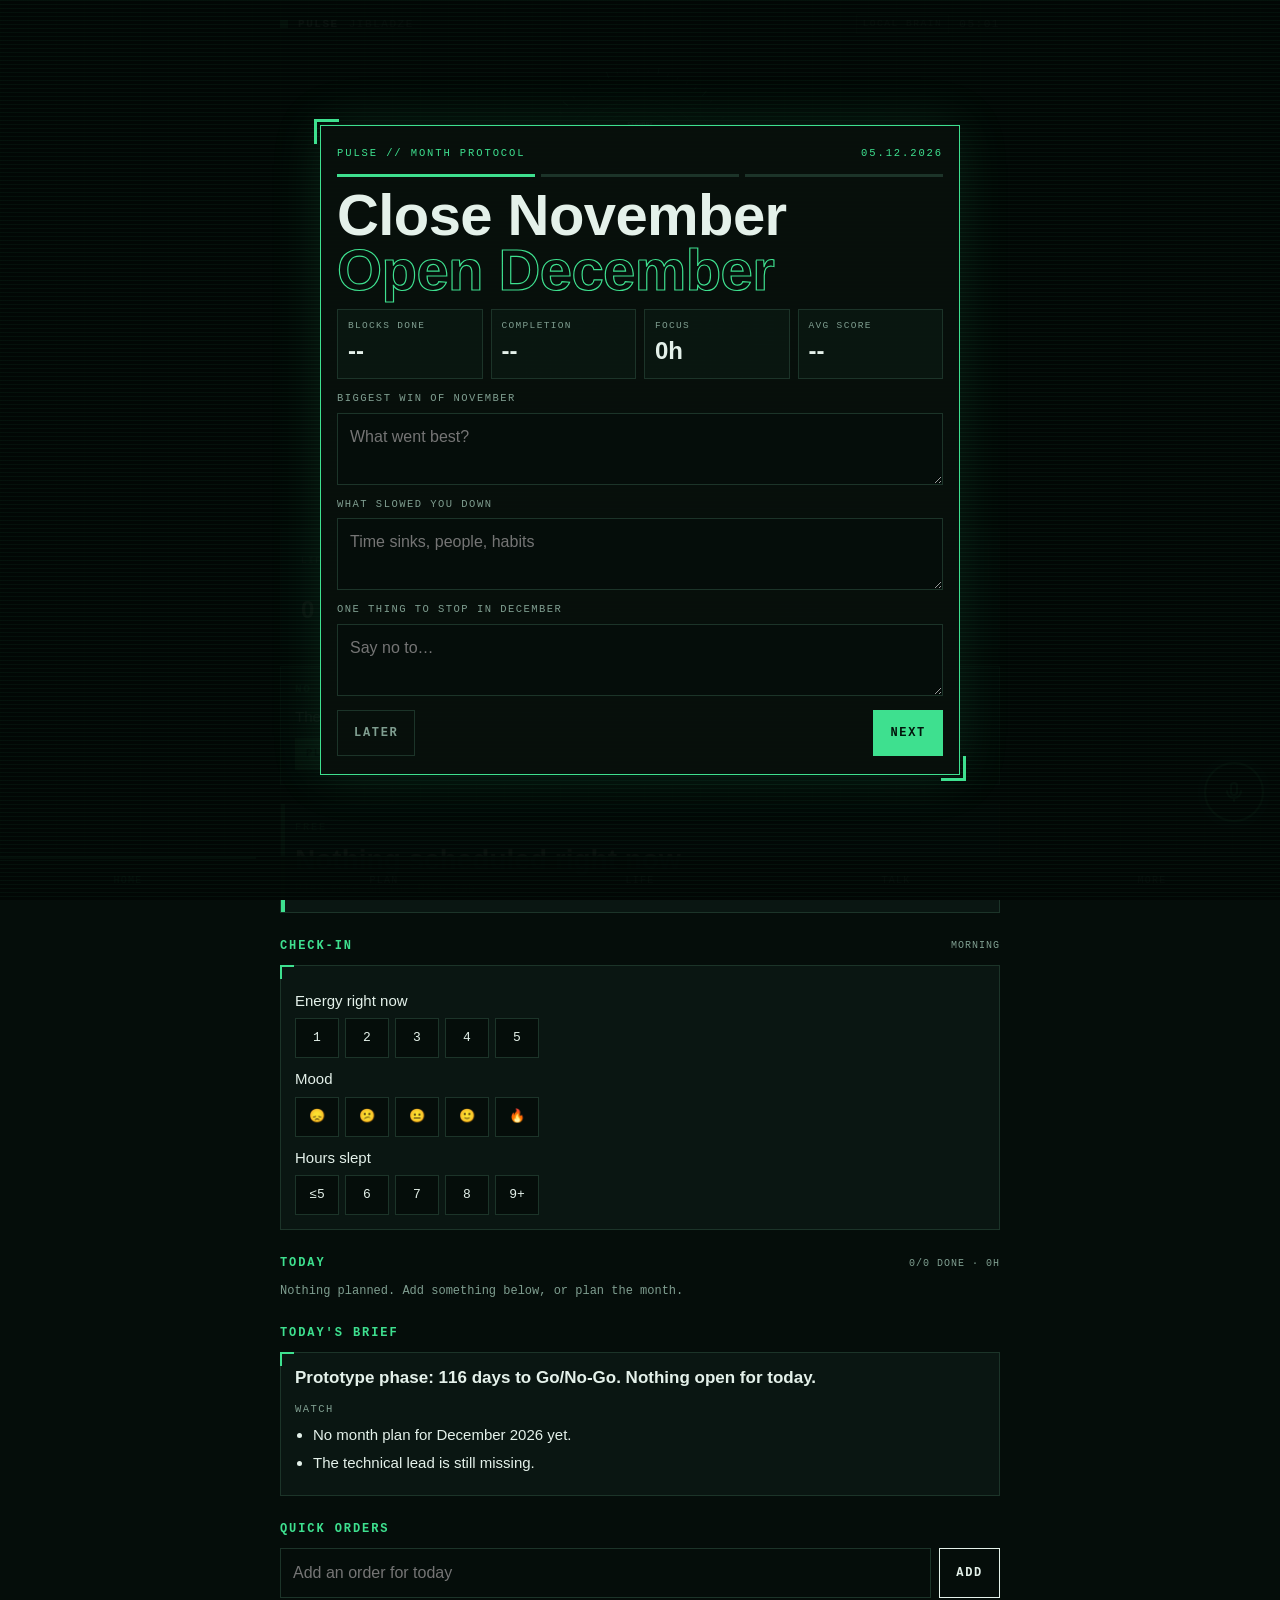
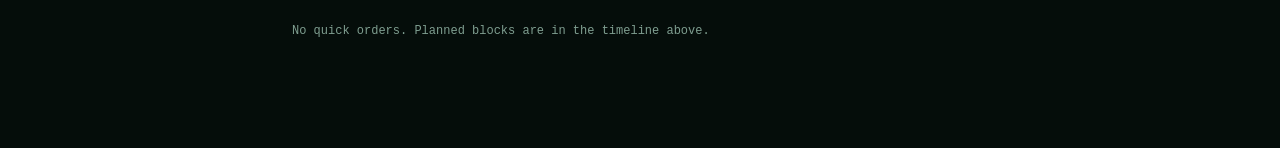
<file: index.html>
<!doctype html>
<html lang="en">
<head>
<meta charset="utf-8">
<meta name="viewport" content="width=device-width,initial-scale=1,viewport-fit=cover">
<title>Pulse</title>
<meta name="theme-color" content="#050D0A">
<meta name="apple-mobile-web-app-capable" content="yes">
<meta name="mobile-web-app-capable" content="yes">
<meta name="apple-mobile-web-app-status-bar-style" content="black-translucent">
<meta name="apple-mobile-web-app-title" content="Pulse">
<link rel="apple-touch-icon" href="icon-180.png">
<link rel="icon" href="icon-192.png">
<link rel="manifest" href="manifest.webmanifest">
<link rel="stylesheet" href="styles.css">
</head>
<body>
<div class="wrap">
  <div class="top"><span class="dot" aria-hidden="true"></span><b>PULSE</b><span>Jibladze</span><span class="sp"></span><span class="ai-badge" id="aiBadge">Local brain</span><span id="clock">--:--</span></div>

  <!-- HOME -->
  <section class="view on" id="v-home" aria-label="Home">
    <button class="core" id="core" type="button" aria-label="Wake Pulse"><canvas id="cv" width="520" height="520" aria-hidden="true"></canvas></button>
    <div class="hello">
      <div class="eyebrow">Life &amp; marketing assistant · Smart Cup</div>
      <h1 id="greet">Welcome,<span>Mr. Jibladze</span></h1>
      <p class="say" id="say" aria-live="polite"></p>
      <div class="acts">
        <button class="btn hot" id="wake" type="button">Wake Pulse</button>
        <button class="btn" id="showOrders" type="button">Orders</button>
        <button class="btn" id="focusBtn" type="button">Focus</button>
        <a class="btn" href="ai/" style="text-decoration:none;display:inline-flex;align-items:center">Pulse Life AI</a>
      </div>
    </div>
    <div class="ro">
      <div><div class="k">Life score</div><div class="v" id="roScore">--</div></div>
      <div><div class="k">Today done</div><div class="v" id="roToday">0<small>/0</small></div></div>
      <div><div class="k">Go / No-Go</div><div class="v" id="roGo">--<small>d</small></div></div>
    </div>
    <div id="banners"></div>
    <div class="now" id="now"></div>
    <h2>Check-in <span class="sp"></span><small id="chkWhen"></small></h2>
    <div class="card" id="checkin"></div>
    <h2>Today <span class="sp"></span><small id="tlSum"></small></h2>
    <div class="tl" id="timeline"></div>
    <h2>Today's brief</h2>
    <div class="card brief" id="brief"></div>
    <h2>Quick orders</h2>
    <form class="addrow" id="addForm"><label for="newTask" class="sr">New task</label><input id="newTask" placeholder="Add an order for today" autocomplete="off"><button class="btn" type="submit">Add</button></form>
    <ul class="tasks" id="tasks"></ul>
  </section>

  <!-- PLAN -->
  <section class="view" id="v-plan" aria-label="Month plan">
    <div class="mnav" style="margin-top:6px">
      <button class="btn ghost sm" id="mPrev" type="button" aria-label="Previous month">‹</button>
      <b id="mTitle">Month</b>
      <button class="btn ghost sm" id="mNext" type="button" aria-label="Next month">›</button>
    </div>
    <div class="acts left">
      <button class="btn hot" id="planMonth" type="button">Plan this month</button>
      <button class="btn" id="rebuild" type="button">Re-optimise</button>
    </div>
    <div id="monthCard"></div>
    <h2>Calendar <span class="sp"></span><small>fill = load</small></h2>
    <div class="cal" id="cal"></div>
    <h2 id="dayTitle">Day</h2>
    <div class="tl" id="dayTl"></div>
    <h2>Add to plan</h2>
    <form class="planform" id="planForm">
      <label for="pDate" class="sr">Date</label><input type="date" id="pDate">
      <label for="pTime" class="sr">Time</label><input type="time" id="pTime">
      <label for="pText" class="sr">What</label><input class="full" id="pText" placeholder="What needs to happen" autocomplete="off">
      <label for="pArea" class="sr">Area</label><select id="pArea"></select>
      <button class="btn" type="submit">Add</button>
    </form>
    <h2>Calendar sync</h2>
    <p class="note">iPhone can't let a web app wake itself up at night, so Pulse puts its reminders into your Calendar. They alert you even when Pulse is closed.</p>
    <div class="acts left">
      <button class="btn" id="toCal" type="button">Upcoming to Calendar</button>
      <button class="btn" id="ritualCal" type="button">Month-end reminder</button>
    </div>
    <p class="note" id="calNote"></p>
  </section>

  <!-- LIFE -->
  <section class="view" id="v-life" aria-label="Life">
    <h2>Life score <span class="sp"></span><small>last 7 days</small></h2>
    <div class="card">
      <div class="score-wrap">
        <div class="ring" id="ring"></div>
        <div class="minis" id="minis"></div>
      </div>
      <p class="note" id="scoreNote" style="margin:12px 0 0"></p>
    </div>
    <h2>Balance wheel <span class="sp"></span><small>30 days</small></h2>
    <div class="card"><svg class="wheel" id="wheel" viewBox="0 0 340 300" role="img" aria-label="Balance across life areas"></svg><p class="note" id="wheelNote" style="margin:6px 0 0"></p></div>
    <h2>Consistency <span class="sp"></span><small>5 weeks</small></h2>
    <div class="card"><div class="heat" id="heat"></div><div class="legend">less <i style="background:var(--panel2)"></i><i style="background:rgba(62,224,143,.3)"></i><i style="background:rgba(62,224,143,.6)"></i><i style="background:var(--pulse)"></i> more</div></div>
    <h2>Energy by weekday</h2>
    <div class="card"><div class="bars" id="ebars"></div><p class="note" id="eNote" style="margin:8px 0 0"></p></div>
    <h2>Habits <span class="sp"></span><small id="habSum"></small></h2>
    <div id="habits"></div>
    <form class="addrow" id="habForm" style="margin-top:10px"><label for="habIn" class="sr">New habit</label><input id="habIn" placeholder="New habit, e.g. 10k steps" autocomplete="off"><button class="btn" type="submit">Add</button></form>
    <h2>Goals</h2>
    <div id="goals"></div>
    <form class="planform" id="goalForm" style="margin-top:10px">
      <label for="gText" class="sr">Goal</label><input class="full" id="gText" placeholder="Goal, e.g. Sign 5 bars" autocomplete="off">
      <label for="gTarget" class="sr">Target</label><input id="gTarget" type="number" min="1" placeholder="Target (5)">
      <label for="gDue" class="sr">Deadline</label><input id="gDue" type="date">
      <button class="btn full" type="submit">Add goal</button>
    </form>
    <h2>Pulse knows you</h2>
    <details class="fold" id="profFold">
      <summary>Rhythm &amp; profile</summary>
      <div class="grid2">
        <div class="row"><label for="prWake">Wake up</label><input type="time" id="prWake"></div>
        <div class="row"><label for="prSleep">Sleep</label><input type="time" id="prSleep"></div>
        <div class="row"><label for="prPeak">Best focus</label><select id="prPeak"><option value="morning">Morning</option><option value="afternoon">Afternoon</option><option value="evening">Evening</option></select></div>
        <div class="row"><label for="prRest">Rest day</label><select id="prRest"></select></div>
        <div class="row"><label for="prFocus">Focus goal / day (min)</label><input type="number" id="prFocus" min="0" step="15"></div>
        <div class="row"><label for="prTz">Time zone</label><input id="prTz" autocomplete="off"></div>
      </div>
      <div class="row"><label for="prAbout">About me: work, people, what matters, what drains me</label><textarea class="field" id="prAbout" rows="5"></textarea></div>
      <div class="lab" style="margin-bottom:6px">Priority of each life area</div>
      <div id="prAreas"></div>
      <div class="acts left"><button class="btn hot" id="prSave" type="button">Save profile</button></div>
      <p class="note" id="prNote"></p>
    </details>
    <details class="fold">
      <summary>Fixed weekly blocks</summary>
      <p class="note">Things that happen every week at the same time (job hours, school run, gym class). Pulse plans around them.</p>
      <div id="fixedList"></div>
      <form id="fixedForm" style="margin-top:10px">
        <div class="row"><label for="fxText">What</label><input id="fxText" autocomplete="off" placeholder="e.g. Office hours"></div>
        <div class="grid2">
          <div class="row"><label for="fxStart">From</label><input type="time" id="fxStart" value="09:00"></div>
          <div class="row"><label for="fxEnd">To</label><input type="time" id="fxEnd" value="10:00"></div>
        </div>
        <div class="dowpick" id="fxDays"></div>
        <div class="acts left"><button class="btn" type="submit">Add block</button></div>
      </form>
    </details>
  </section>

  <!-- TALK -->
  <section class="view" id="v-talk" aria-label="Talk">
    <h2>Talk to Pulse</h2>
    <div class="log" id="log"></div>
    <form class="typebar" id="typeForm"><label for="typeIn" class="sr">Message</label><input id="typeIn" placeholder="Type or tap the mic" autocomplete="off"><button class="btn hot" type="submit">Send</button></form>
    <div class="quick" id="quick"></div>
    <div class="hint" id="talkHint"></div>
    <div class="acts left">
      <button class="btn" id="askClaude" type="button">Deep talk in Claude</button>
      <button class="btn ghost" id="clearLog" type="button">Clear chat</button>
    </div>
  </section>

  <!-- MORE -->
  <section class="view" id="v-more" aria-label="Settings and memory">
    <h2>AI brain</h2>
    <p class="note">Without a key, Pulse plans with its built-in engine, which works offline. With your own Claude API key it plans and talks with Claude. The key stays on this phone and is only sent to api.anthropic.com. Usage is billed to your Anthropic account.</p>
    <div class="row"><label for="aiKey">Claude API key</label><input id="aiKey" type="password" autocomplete="off" placeholder="sk-ant-..."></div>
    <div class="row"><label for="aiModel">Model</label><select id="aiModel"><option value="claude-opus-5">Claude Opus 5 (best)</option><option value="claude-sonnet-5">Claude Sonnet 5 (faster, cheaper)</option><option value="claude-haiku-4-5">Claude Haiku 4.5 (fastest)</option></select></div>
    <div class="acts left"><button class="btn hot" id="aiSave" type="button">Save</button><button class="btn" id="aiTest" type="button">Test</button><button class="btn ghost" id="aiClear" type="button">Remove key</button></div>
    <p class="note" id="aiNote"></p>
    <h2>Voice</h2>
    <div class="row"><label for="voiceSel">Pulse voice</label><select id="voiceSel"></select></div>
    <div class="row"><label for="recLang">I speak</label><select id="recLang"><option value="en-US">English</option><option value="ka-GE">ქართული</option><option value="pt-PT">Português</option><option value="ru-RU">Русский</option></select></div>
    <div class="acts left" style="margin-top:0"><button class="btn" id="testVoice" type="button">Test voice</button></div>
    <p class="note">For a voice close to a real person, download a free Premium voice once: iPhone Settings › Accessibility › Spoken Content › Voices › English › <b>Ava (Premium)</b> or <b>Serena (Premium)</b>. Then pick it here.</p>
    <label class="toggle"><input type="checkbox" id="convo" checked> Conversation mode: listen again after Pulse answers</label>
    <label class="toggle"><input type="checkbox" id="speakBlocks"> Announce each block out loud when it starts</label>
    <h2>Reminders</h2>
    <p class="note">While Pulse is open it alerts you when a block starts. For alerts when it's closed, use Calendar sync on the Plan tab.</p>
    <div class="acts left"><button class="btn" id="notifBtn" type="button">Allow notifications</button><button class="btn" id="ritualNow" type="button">Open month ritual</button></div>
    <p class="note" id="notifNote"></p>
    <h2>Data</h2>
    <p class="note">Everything lives on this phone only. Export a backup now and then.</p>
    <div class="acts left"><button class="btn" id="exportBtn" type="button">Export backup</button><label class="btn" for="importIn" style="display:inline-flex;align-items:center">Import</label><input type="file" id="importIn" accept="application/json,.json" class="sr"></div>
    <p class="note" id="dataNote"></p>
    <h2>Memory</h2>
    <div class="facts" id="facts"></div>
    <h2>Links</h2>
    <p class="note"><b>Pulse Life</b>, the AI that learns who you are and builds your whole life plan: <a href="https://claude.ai/artifact/DiQPZLAjYd5vsEY7HPejNc" style="color:var(--pulse)">open on claude.ai</a></p>
    <p class="note">Full dashboard, reports and team signals: <a href="https://claude.ai/artifact/8DyxYjzvwnHDdhPhgziKTf" style="color:var(--pulse)">Pulse on claude.ai</a></p>
    <div class="acts left"><button class="btn ghost" id="reset" type="button">Reset data on this phone</button></div>
    <p class="note" id="resetNote"></p>
  </section>
</div>

<div class="heard" id="heard" hidden></div>
<div class="toast" id="toast" hidden role="status"></div>
<button class="mic" id="mic" type="button" aria-label="Talk to Pulse"><svg viewBox="0 0 24 24" fill="none" stroke="currentColor" stroke-width="2" stroke-linecap="round"><rect x="9" y="3" width="6" height="12" rx="3"/><path d="M5 11a7 7 0 0 0 14 0M12 18v3"/></svg></button>

<nav class="tabs" role="tablist">
  <button role="tab" aria-selected="true" data-v="home">Home</button>
  <button role="tab" aria-selected="false" data-v="plan">Plan</button>
  <button role="tab" aria-selected="false" data-v="life">Life</button>
  <button role="tab" aria-selected="false" data-v="talk">Talk</button>
  <button role="tab" aria-selected="false" data-v="more">More</button>
</nav>

<!-- orders overlay -->
<div class="ops" id="ops" hidden role="dialog" aria-modal="true" aria-labelledby="opsTitle">
  <div class="ops-scan" aria-hidden="true"></div>
  <div class="ops-box">
    <div class="ops-top"><span>PULSE // SECURE CHANNEL</span><span id="opsDate"></span></div>
    <div class="ops-title" id="opsTitle">ORDERS FOR MR. JIBLADZE</div>
    <div class="ops-count"><b id="opsCount">00</b><span id="opsSub">Active orders</span></div>
    <div id="opsRows"></div>
    <div class="ops-foot"><span>&gt; awaiting acknowledgement_</span><button class="btn hot" id="opsAck" type="button">Acknowledged</button></div>
  </div>
</div>

<!-- month ritual overlay -->
<div class="ops" id="rit" hidden role="dialog" aria-modal="true" aria-labelledby="ritTitle">
  <div class="ops-scan" aria-hidden="true"></div>
  <div class="ops-box">
    <div class="ops-top"><span>PULSE // MONTH PROTOCOL</span><span id="ritDate"></span></div>
    <div class="steps" aria-hidden="true"><i></i><i></i><i></i></div>
    <div id="ritBody"></div>
  </div>
</div>

<!-- focus overlay -->
<div class="ops" id="focus" hidden role="dialog" aria-modal="true" aria-labelledby="focusTitle">
  <div class="ops-scan" aria-hidden="true"></div>
  <div class="ops-box">
    <div class="ops-top"><span>PULSE // DEEP WORK</span><span id="focusClock"></span></div>
    <div class="ops-title" id="focusTitle">FOCUS MODE</div>
    <div id="focusBody"></div>
  </div>
</div>

<script src="planner.js"></script>
<script src="app.js"></script>
</body>
</html>
</file>
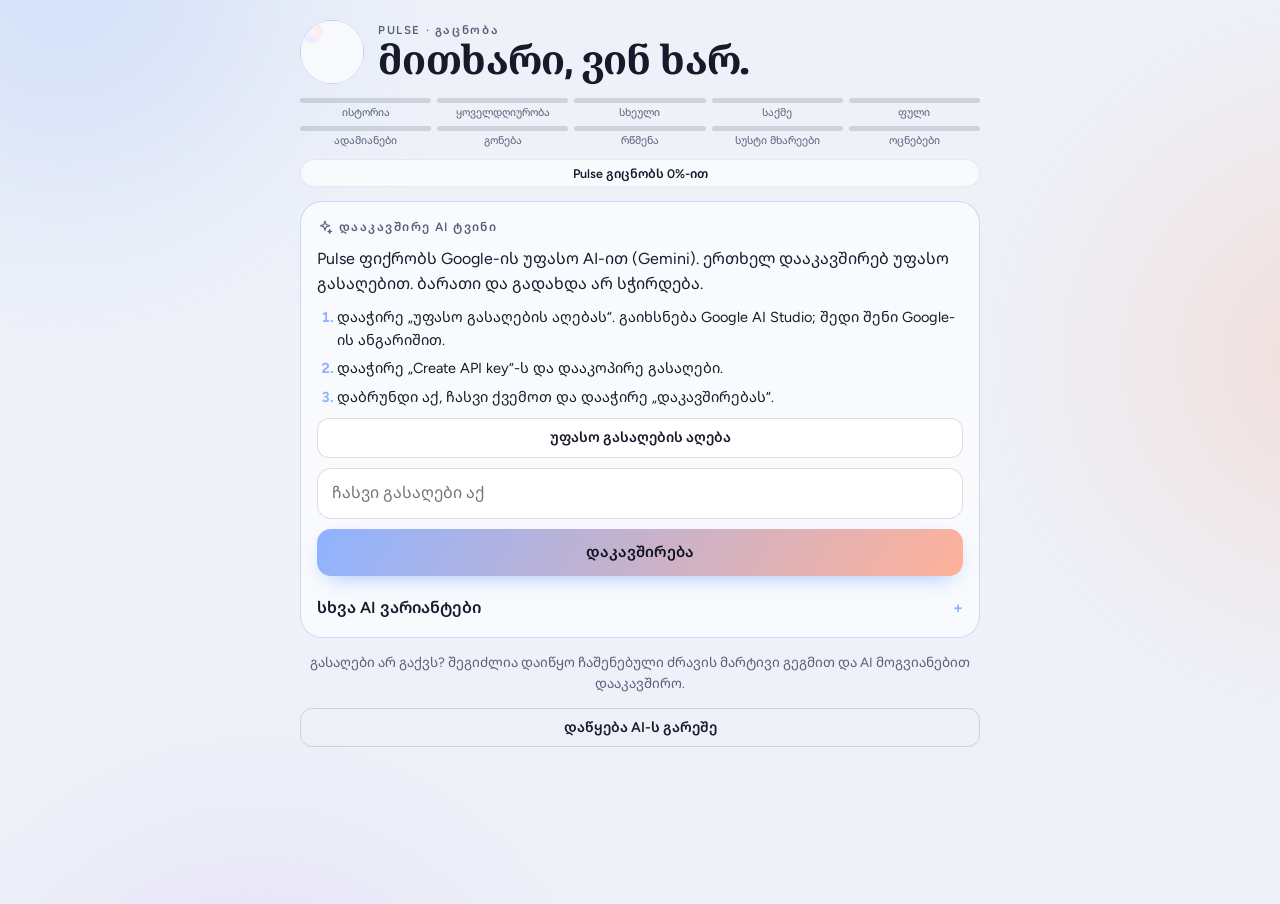
<file: ai/index.html>
<!doctype html>
<html lang="ka">
<head>
<meta charset="utf-8">
<meta name="viewport" content="width=device-width,initial-scale=1,viewport-fit=cover">
<title>Pulse Life</title>
<meta name="description" content="Your personal AI that knows you and plans your life.">
<meta name="theme-color" content="#0C0E17">
<meta name="apple-mobile-web-app-capable" content="yes">
<meta name="mobile-web-app-capable" content="yes">
<meta name="apple-mobile-web-app-status-bar-style" content="black-translucent">
<meta name="apple-mobile-web-app-title" content="Pulse Life">
<link rel="apple-touch-icon" href="../icon-180.png">
<link rel="icon" href="../icon-192.png">
<link rel="manifest" href="manifest.webmanifest">
<style>:root{padding-top:env(safe-area-inset-top,0px)}body{margin:0}img{max-width:100%}[hidden]{display:none!important}</style>
</head>
<body>
<link rel="preconnect" href="https://fonts.googleapis.com">
<link rel="preconnect" href="https://fonts.gstatic.com" crossorigin>
<link rel="stylesheet" href="https://fonts.googleapis.com/css2?family=Bricolage+Grotesque:opsz,wght@12..96,400..800&family=Figtree:wght@400..700&family=Noto+Sans+Georgian:wght@400..700&family=Noto+Serif+Georgian:wght@500..800&display=swap">
<style>
@property --m1 { syntax:"<color>"; inherits:true; initial-value:#8FB3FF; }
@property --m2 { syntax:"<color>"; inherits:true; initial-value:#FFB199; }
@property --m3 { syntax:"<color>"; inherits:true; initial-value:#C9A7FF; }
:root{
  color-scheme:dark;
  --m1:#8FB3FF; --m2:#FFB199; --m3:#C9A7FF;
  --bg:#0C0E17; --bg2:#141827; --card:rgba(255,255,255,.045); --card2:rgba(255,255,255,.075); --line:rgba(255,255,255,.08); --line2:rgba(255,255,255,.13);
  --text:#EEF0F8; --dim:#9CA3BD; --ink-on-m:#10131F; --aur:.5; --shadow:0 14px 40px rgba(0,0,0,.35);
  --good:#4FD1A5; --warn:#F2C14E; --bad:#FF7A6B;
  --ar-business:#7C8CFF; --ar-health:#4FD1A5; --ar-finance:#F2C14E; --ar-learning:#B28DFF; --ar-relationships:#FF8FB1; --ar-mind:#6FD6E0; --ar-home:#E0A36B; --ar-other:#9CA3BD;
  --f-display:"Bricolage Grotesque","Noto Serif Georgian",system-ui,sans-serif;
  --f-body:"Figtree","Noto Sans Georgian",system-ui,-apple-system,sans-serif;
  transition:--m1 1.6s ease, --m2 1.6s ease, --m3 1.6s ease;
}
@media (prefers-color-scheme: light){
  :root:not([data-theme="dark"]){ color-scheme:light; --bg:#EEF1F8; --bg2:#FFFFFF; --card:rgba(255,255,255,.66); --card2:rgba(255,255,255,.9); --line:rgba(22,26,46,.08); --line2:rgba(22,26,46,.14); --text:#161A2B; --dim:#586079; --aur:.32; --shadow:0 12px 34px rgba(40,50,90,.12); }
}
:root[data-theme="light"]{ color-scheme:light; --bg:#EEF1F8; --bg2:#FFFFFF; --card:rgba(255,255,255,.66); --card2:rgba(255,255,255,.9); --line:rgba(22,26,46,.08); --line2:rgba(22,26,46,.14); --text:#161A2B; --dim:#586079; --aur:.32; --shadow:0 12px 34px rgba(40,50,90,.12); }
:root[data-theme="dark"]{ color-scheme:dark; --bg:#0C0E17; --bg2:#141827; --card:rgba(255,255,255,.045); --card2:rgba(255,255,255,.075); --line:rgba(255,255,255,.08); --line2:rgba(255,255,255,.13); --text:#EEF0F8; --dim:#9CA3BD; --aur:.5; --shadow:0 14px 40px rgba(0,0,0,.35); }

*{box-sizing:border-box;-webkit-tap-highlight-color:transparent}
[hidden]{display:none!important}
html,body{min-height:100%}
body{margin:0;background:var(--bg);color:var(--text);font:16px/1.55 var(--f-body);padding-inline:16px;padding-block:0 calc(env(safe-area-inset-bottom,0px) + 110px);overflow-x:hidden;-webkit-font-smoothing:antialiased}
body.genesis-mode{padding-bottom:0}
button,input,textarea,select{font:inherit;color:inherit}
:focus-visible{outline:2px solid var(--m1);outline-offset:3px;border-radius:10px}
.sr{position:absolute;left:-9999px;width:1px;height:1px;overflow:hidden}
h1,h2,h3{font-family:var(--f-display);font-weight:700;letter-spacing:-.015em;text-wrap:balance;margin:0}
p{margin:0}
.muted{color:var(--dim)} .small{font-size:13.5px} .center{text-align:center}
.eyebrow{font-size:11.5px;font-weight:600;letter-spacing:.14em;text-transform:uppercase;color:var(--dim)}
.row{display:flex;align-items:center} .gap{gap:8px} .wrap{flex-wrap:wrap} .between{justify-content:space-between}
.stack{display:grid;gap:14px} .stack.tight{gap:8px}

/* aurora */
#aurora{position:fixed;inset:-20vmax;z-index:-1;pointer-events:none;opacity:var(--aur);filter:blur(70px) saturate(1.15)}
#aurora i{position:absolute;border-radius:50%;display:block;width:60vmax;height:60vmax;animation:drift 28s ease-in-out infinite alternate}
#aurora .a1{background:radial-gradient(circle,var(--m1),transparent 62%);left:-5vmax;top:-12vmax}
#aurora .a2{background:radial-gradient(circle,var(--m2),transparent 62%);right:-15vmax;top:18vmax;animation-duration:34s;animation-delay:-8s}
#aurora .a3{background:radial-gradient(circle,var(--m3),transparent 62%);left:10vmax;bottom:-25vmax;animation-duration:40s;animation-delay:-16s}
@keyframes drift{0%{transform:translate(0,0) scale(1)}50%{transform:translate(6vmax,4vmax) scale(1.12)}100%{transform:translate(-5vmax,7vmax) scale(.95)}}

/* orb */
.orb{position:relative;border-radius:50%;flex:none;width:36px;height:36px;isolation:isolate;clip-path:circle(50%)}
.orb i{position:absolute;inset:0;border-radius:50%;mix-blend-mode:screen;animation:spin 14s linear infinite}
.orb i:nth-child(1){background:radial-gradient(circle at 30% 30%,var(--m1),transparent 62%)}
.orb i:nth-child(2){background:radial-gradient(circle at 70% 40%,var(--m2),transparent 60%);animation-duration:19s;animation-direction:reverse}
.orb i:nth-child(3){background:radial-gradient(circle at 45% 75%,var(--m3),transparent 60%);animation-duration:23s}
.orb span{position:absolute;inset:0;border-radius:50%;box-shadow:inset 0 0 0 1px rgba(255,255,255,.28),0 0 28px -4px var(--m1);animation:breathe 5s ease-in-out infinite}
.orb.sm{width:30px;height:30px} .orb.md{width:64px;height:64px} .orb.lg{width:112px;height:112px} .orb.xl{width:170px;height:170px}
body.thinking .orb i{animation-duration:2.4s} body.thinking .orb span{animation-duration:1.2s}
@keyframes spin{to{transform:rotate(360deg)}}
@keyframes breathe{0%,100%{transform:scale(1);opacity:.9}50%{transform:scale(1.06);opacity:1}}

/* header */
#hdr{position:sticky;top:env(safe-area-inset-top,0px);z-index:10;display:flex;align-items:center;gap:10px;padding:12px 0 10px;margin:0 -16px 6px;padding-inline:16px;background:linear-gradient(var(--bg) 55%,transparent);max-width:none}
body.genesis-mode #hdr{display:none}
.hdr-orb{background:none;border:0;padding:0;cursor:pointer}
.hdr-t{flex:1;min-width:0}
.hdr-k{font-size:12px;color:var(--dim);text-transform:capitalize}
.hdr-n{font-family:var(--f-display);font-weight:700;font-size:18px;line-height:1.2;white-space:nowrap;overflow:hidden;text-overflow:ellipsis}
.mood-pill{display:inline-flex;align-items:center;gap:7px;border:1px solid var(--line2);background:var(--card);backdrop-filter:blur(14px);-webkit-backdrop-filter:blur(14px);border-radius:999px;padding:6px 12px 6px 8px;font-size:13px;cursor:pointer;white-space:nowrap}
.mdot{width:14px;height:14px;border-radius:50%;background:conic-gradient(from 200deg,var(--m1),var(--m2),var(--m3),var(--m1));display:inline-block}
.mdot.big{width:34px;height:34px}
.sync{width:8px;height:8px;border-radius:50%;background:var(--dim);flex:none}
.sync[data-state="synced"]{background:var(--good)} .sync[data-state="saving"]{background:var(--warn)} .sync[data-state="error"]{background:var(--bad)}

main{max-width:680px;margin:0 auto;padding-top:4px}
#hdr{max-width:680px;margin-left:auto;margin-right:auto}

/* cards */
.card{background:var(--card);border:1px solid var(--line);border-radius:22px;padding:16px;backdrop-filter:blur(18px) saturate(1.2);-webkit-backdrop-filter:blur(18px) saturate(1.2);display:grid;gap:10px;align-content:start}
.card-k{display:flex;align-items:center;gap:6px;font-size:12px;font-weight:600;letter-spacing:.12em;text-transform:uppercase;color:var(--dim)}
.card-k .src{margin-left:auto}
.sec{display:flex;align-items:baseline;justify-content:space-between;gap:10px;margin-top:10px}
.sec h2{font-size:19px}
.lead{font-size:17px;line-height:1.5}
.src{font-size:11px;letter-spacing:.08em;border:1px solid var(--line2);border-radius:999px;padding:2px 8px;text-transform:none;color:var(--dim)}

/* buttons */
.btn{display:inline-flex;align-items:center;justify-content:center;gap:7px;border:1px solid var(--line2);background:var(--card2);color:var(--text);border-radius:14px;padding:12px 16px;font-weight:600;font-size:15px;cursor:pointer;min-height:46px;transition:transform .15s,background .2s}
.btn:active{transform:scale(.97)}
.btn.primary{border:0;color:var(--ink-on-m);background:linear-gradient(120deg,var(--m1),var(--m2));box-shadow:0 8px 24px -10px var(--m1)}
.btn.ghost{background:transparent}
.btn.sm{min-height:38px;padding:8px 13px;font-size:14px;border-radius:12px}
.btn.big{min-height:56px;padding:14px 26px;font-size:17px;border-radius:18px}
.btn.danger,.link.danger{border-color:var(--bad);color:var(--bad)}
.btn:disabled{opacity:.45;cursor:default}
.link{background:none;border:0;padding:4px 0;color:var(--m1);font-weight:600;cursor:pointer;display:inline-flex;align-items:center;gap:4px;justify-self:start}
.link:disabled{opacity:.4}
.icon-btn{width:40px;height:40px;border-radius:12px;border:1px solid var(--line2);background:var(--card);display:grid;place-items:center;cursor:pointer;flex:none}
.icon-btn.sm{width:32px;height:32px;border-radius:10px;font-size:18px}
.icon-btn.flip svg{transform:scaleX(-1)}
.chips{display:flex;gap:6px;flex-wrap:wrap}
.chip{border:1px solid var(--line2);background:var(--card);border-radius:999px;padding:8px 14px;cursor:pointer;min-height:38px;font-size:14px}
.chip[aria-pressed="true"]{background:linear-gradient(120deg,var(--m1),var(--m2));color:var(--ink-on-m);border-color:transparent;font-weight:700}
.field{width:100%;border:1px solid var(--line2);background:var(--card2);border-radius:14px;padding:12px 14px;font-size:16px;min-width:0;outline:none}
.field:focus{border-color:var(--m1)}
textarea.field{resize:vertical;line-height:1.5}
textarea.field.big{min-height:220px}
.q{font-weight:600;margin-top:4px}
.lab{display:grid;gap:4px} .lab small{color:var(--dim);font-size:12.5px}
.grid2{display:grid;grid-template-columns:1fr 1fr;gap:10px}

/* rings, bars */
.ring{position:relative;flex:none} .ring-svg{width:100%;height:100%;display:block}
.ring-arc{transition:stroke-dashoffset 1s ease}
.ring-c{position:absolute;inset:0;display:grid;place-content:center;text-align:center}
.ring-c b{font-family:var(--f-display);font-size:26px;font-weight:800;font-variant-numeric:tabular-nums;line-height:1}
.ring-c small{color:var(--dim);font-size:11.5px;margin-top:3px;max-width:130px}
.bar{height:6px;border-radius:99px;background:var(--line2);overflow:hidden}
.bar i{display:block;height:100%;border-radius:99px;background:linear-gradient(90deg,var(--area,var(--m1)),var(--m2))}
.pct{font-family:var(--f-display);font-variant-numeric:tabular-nums}

/* genesis */
.gen{max-width:680px;margin:0 auto;min-height:100vh;display:flex;flex-direction:column;gap:14px;padding-top:calc(env(safe-area-inset-top,0px) + 16px)}
.gen-brand{display:flex;gap:14px;align-items:center}
.gen-h{font-size:clamp(28px,7vw,40px);line-height:1.05}
.gen-map{display:grid;grid-template-columns:repeat(5,1fr);gap:6px;margin-top:14px}
.gm{display:grid;gap:4px;justify-items:center;text-align:center}
.gm i{width:100%;height:5px;border-radius:99px;background:linear-gradient(90deg,var(--m1) calc(var(--p)*1%),var(--line2) 0)}
.gm span{font-size:10.5px;color:var(--dim);line-height:1.2}
.gen-bar{position:relative;height:28px;border-radius:99px;background:var(--card);border:1px solid var(--line);overflow:hidden;margin-top:12px}
.gen-bar-f{position:absolute;inset:0 auto 0 0;background:linear-gradient(90deg,var(--m1),var(--m2));opacity:.35;transition:width 1s}
.gen-bar span{position:relative;display:block;text-align:center;font-size:12.5px;line-height:28px;font-weight:600}
.gen-log,.clog{display:flex;flex-direction:column;gap:12px;flex:1;padding:6px 0 12px}
.b{display:flex} .b.me{justify-content:flex-end}
.bt{max-width:86%;padding:12px 15px;border-radius:20px;white-space:pre-wrap;overflow-wrap:anywhere;font-size:16px;line-height:1.5}
.b.ai .bt{background:var(--card2);border:1px solid var(--line);border-top-left-radius:6px;backdrop-filter:blur(14px);-webkit-backdrop-filter:blur(14px)}
.b.me .bt{background:linear-gradient(120deg,var(--m1),var(--m2));color:var(--ink-on-m);border-top-right-radius:6px;font-weight:500}
.dots{display:inline-flex;gap:5px;padding:4px 2px}
.dots i{width:7px;height:7px;border-radius:50%;background:var(--dim);animation:bob 1.2s infinite}
.dots i:nth-child(2){animation-delay:.15s} .dots i:nth-child(3){animation-delay:.3s}
@keyframes bob{0%,80%,100%{transform:translateY(0);opacity:.4}40%{transform:translateY(-5px);opacity:1}}
.gen-dock{position:sticky;bottom:0;padding:10px 0 calc(env(safe-area-inset-bottom,0px) + 12px);background:linear-gradient(transparent,var(--bg) 30%);display:grid;gap:8px}
body:not(.genesis-mode) .gen-dock{bottom:calc(env(safe-area-inset-bottom,0px) + 84px);padding-bottom:6px}
.composer{display:flex;align-items:flex-end;gap:8px;background:var(--card2);border:1px solid var(--line2);border-radius:22px;padding:6px 6px 6px 14px;backdrop-filter:blur(18px);-webkit-backdrop-filter:blur(18px)}
.gen-in{flex:1;border:0;background:transparent;resize:none;outline:none;font-size:16px;line-height:1.45;padding:9px 0;max-height:220px;min-width:0}
.send{width:44px;height:44px;border-radius:16px;border:0;background:linear-gradient(120deg,var(--m1),var(--m2));color:var(--ink-on-m);display:grid;place-items:center;cursor:pointer;flex:none}
.send.stop{background:var(--card);color:var(--text);border:1px solid var(--line2)}
.send:disabled{opacity:.5}
.gen-note{font-size:13.5px;color:var(--warn);min-height:0}
.gen-note:empty{display:none}

/* building */
.build{min-height:100vh;display:grid;justify-items:center;align-content:center;gap:18px;padding:40px 0;max-width:520px;margin:0 auto;text-align:center}
.build-h{font-size:clamp(26px,6.5vw,36px);line-height:1.1}
.build-steps{list-style:none;margin:6px 0;padding:0;display:grid;gap:10px;width:100%;text-align:left}
.bs{display:grid;grid-template-columns:auto 1fr;gap:12px;align-items:center;padding:14px;border-radius:18px;background:var(--card);border:1px solid var(--line)}
.bs i{width:22px;height:22px;border-radius:50%;border:2px solid var(--line2)}
.bs.run i{border-color:var(--m1);border-right-color:transparent;animation:spin 1s linear infinite}
.bs.ok i{background:linear-gradient(120deg,var(--m1),var(--m2));border:0}
.bs.err i{border-color:var(--bad)}
.bs small{display:block;color:var(--dim);font-size:13px}
.bs.wait{opacity:.55}

/* today */
.hero{display:flex;align-items:center;gap:14px;padding:18px;border-radius:26px;background:linear-gradient(135deg,color-mix(in srgb,var(--m1) 22%,transparent),color-mix(in srgb,var(--m2) 14%,transparent));border:1px solid var(--line2)}
.hero-l{flex:1;min-width:0;display:grid;gap:8px}
.hero-h{font-size:clamp(24px,6.4vw,34px);line-height:1.08;overflow-wrap:anywhere}
.hero-s{color:var(--dim);font-size:14.5px}
.banner{border-radius:22px;padding:16px;display:grid;gap:8px;border:1px solid color-mix(in srgb,var(--m1) 50%,transparent);background:color-mix(in srgb,var(--m1) 12%,var(--card))}
.banner h3{font-size:20px}
.banner.warn{border-color:color-mix(in srgb,var(--warn) 55%,transparent);background:color-mix(in srgb,var(--warn) 10%,var(--card))}
.brief-h{font-size:21px;line-height:1.25}
.brief-p{font-size:15.5px}
.brief-f{margin:0;padding-left:20px;display:grid;gap:4px}
.brief-f li::marker{color:var(--m1);font-weight:700}
.challenge{display:grid;gap:2px;padding:10px 12px;border-radius:14px;background:color-mix(in srgb,var(--m2) 14%,transparent)}
.challenge small{font-size:11px;letter-spacing:.12em;text-transform:uppercase;color:var(--dim);font-weight:600}
.warn-t{color:var(--warn);font-size:14.5px}
.moods{display:grid;grid-template-columns:repeat(3,1fr);gap:8px}
.md{display:flex;align-items:center;gap:8px;border:1px solid var(--line2);background:var(--card);border-radius:14px;padding:10px;cursor:pointer;text-align:left;font-size:14px}
.md i{width:22px;height:22px;border-radius:50%;flex:none}
.md[data-m="joyful"] i{background:linear-gradient(135deg,#FF78B4,#FFC24B)} .md[data-m="energized"] i{background:linear-gradient(135deg,#FFB347,#FF6F61)} .md[data-m="focused"] i{background:linear-gradient(135deg,#7B6CFF,#39A9F2)} .md[data-m="calm"] i{background:linear-gradient(135deg,#5CC8C0,#6E8BFF)} .md[data-m="low"] i{background:linear-gradient(135deg,#9DA9DA,#C4B3E6)} .md[data-m="stressed"] i{background:linear-gradient(135deg,#78C9A4,#C5E3A0)}
.md[aria-pressed="true"]{border-color:var(--m1);background:color-mix(in srgb,var(--m1) 18%,var(--card));font-weight:700}
.moods.big .md{padding:14px 12px;font-size:15px}
.ci-done{display:flex;align-items:center;gap:12px} .ci-done div{flex:1;display:grid} .ci-done small{color:var(--dim)}
.list{display:grid;gap:6px}
.crow{display:flex;gap:12px;align-items:flex-start;padding:10px 12px;border-radius:14px;background:var(--card2);border:1px solid var(--line);border-left:3px solid var(--area,var(--m1));cursor:pointer}
.crow input{width:22px;height:22px;margin:1px 0 0;accent-color:var(--m1);flex:none}
.ct{display:grid} .ct small{color:var(--dim);font-size:12.5px}
.crow.on b{text-decoration:line-through;color:var(--dim)}
.habit-strip{display:flex;gap:8px;overflow-x:auto;padding-bottom:4px;scrollbar-width:none}
.hb{flex:none;width:118px;display:grid;gap:6px;justify-items:start;padding:12px;border-radius:18px;border:1px solid var(--line);background:var(--card);cursor:pointer;text-align:left}
.hb i{width:28px;height:28px;border-radius:50%;border:2px solid var(--area);display:grid;place-items:center;font-style:normal;font-weight:800;color:var(--ink-on-m)}
.hb[aria-pressed="true"] i{background:var(--area)}
.hb span{font-size:13.5px;font-weight:600;line-height:1.25}
.hb small{color:var(--dim);font-size:12px}
.surprise{background:linear-gradient(140deg,color-mix(in srgb,var(--m3) 22%,var(--card)),var(--card))}
.surprise h3{font-size:20px}

/* timeline */
.tl{display:grid;gap:8px}
.tlr{display:grid;grid-template-columns:50px 1fr auto auto;gap:10px;align-items:center}
.tlt{display:grid;text-align:right;font-variant-numeric:tabular-nums}
.tlt b{font-size:14px} .tlt small{font-size:11.5px;color:var(--dim)}
.tlb{padding:11px 13px;border-radius:16px;background:var(--card);border:1px solid var(--line);border-left:4px solid var(--area);min-width:0}
.tlx{font-weight:600;font-size:15px;line-height:1.35;overflow-wrap:anywhere}
.tlm{font-size:12px;color:var(--dim);margin-top:2px}
.star{color:var(--warn);margin-right:4px}
.tlr.cur .tlb{background:color-mix(in srgb,var(--area) 18%,var(--card2));border-color:var(--area);box-shadow:0 0 0 1px var(--area),0 10px 30px -12px var(--area)}
.tlr.cur .tlt b{color:var(--m1)}
.tlr.done .tlx{text-decoration:line-through;color:var(--dim)}
.tlr.fixed .tlb{background:transparent;border-style:dashed;border-left-style:solid}
.tlr.late{opacity:.62}
.tick{width:34px;height:34px;border-radius:50%;border:2px solid var(--line2);background:transparent;display:grid;place-items:center;cursor:pointer;color:var(--ink-on-m)}
.tick[aria-pressed="true"]{background:linear-gradient(120deg,var(--m1),var(--m2));border-color:transparent}
.tick.big{width:44px;height:44px}
.x{background:none;border:0;color:var(--dim);cursor:pointer;padding:6px;border-radius:8px;display:grid;place-items:center;min-width:28px;min-height:28px}
.nowline{position:relative;height:18px;margin-left:60px}
.nowline::before{content:"";position:absolute;left:0;right:0;top:50%;height:2px;background:linear-gradient(90deg,var(--m2),transparent)}
.nowline span{position:absolute;left:-60px;top:0;width:50px;text-align:right;font-size:11.5px;font-weight:700;color:var(--m2)}

/* plan */
.mnav{display:flex;align-items:center;gap:10px}
.mnav-h{flex:1;text-align:center;font-size:24px;text-transform:capitalize}
.weeks{display:grid;gap:8px}
.wk{padding:10px 12px;border-radius:14px;background:var(--card2);border:1px solid var(--line);display:grid;gap:2px}
.wk small{color:var(--dim);font-size:12px} .wk b{font-size:15px} .wk ul{margin:4px 0 0;padding-left:18px;color:var(--dim);font-size:14px}
.rules{margin:0;padding:0;list-style:none;display:grid;gap:6px}
.rules li{padding-left:20px;position:relative;font-size:14.5px}
.rules li::before{content:"";position:absolute;left:3px;top:.55em;width:8px;height:8px;border-radius:50%;background:linear-gradient(120deg,var(--m1),var(--m2))}
.cal-card{padding:12px}
.cal{display:grid;grid-template-columns:repeat(7,1fr);gap:5px}
.cal-h{text-align:center;font-size:11px;color:var(--dim);padding-bottom:2px;text-transform:capitalize}
.cd{position:relative;aspect-ratio:1/1.1;border-radius:12px;border:1px solid var(--line);background:color-mix(in srgb,var(--m1) calc(var(--load)*38%),var(--card));display:flex;flex-direction:column;align-items:flex-start;justify-content:space-between;padding:5px;cursor:pointer;min-width:0;overflow:hidden}
.cd b{font-size:13px;font-variant-numeric:tabular-nums}
.cd small{font-size:9.5px;color:var(--dim);position:absolute;right:4px;top:5px}
.cdots{display:flex;gap:2px;flex-wrap:wrap}
.cdots i{width:5px;height:5px;border-radius:50%;background:var(--area)}
.cd.today{border-color:var(--text)} .cd.sel{box-shadow:0 0 0 2px var(--m1);border-color:transparent} .cd.past{opacity:.6}
.qa{gap:8px}
.setup{border-color:color-mix(in srgb,var(--m1) 45%,transparent)}
.setup-steps{margin:0;padding-left:20px;display:grid;gap:6px;font-size:14.5px}
.setup-steps li::marker{color:var(--m1);font-weight:700}
a.btn{text-decoration:none}

/* coach */
.coach{max-width:680px;margin:0 auto;display:flex;flex-direction:column;min-height:calc(100vh - 170px)}
.coach-top{display:grid;justify-items:center;gap:8px;padding:6px 0 4px}
.quick{display:flex;gap:6px;overflow-x:auto;scrollbar-width:none;padding-bottom:2px}
.quick .chip{flex:none;font-size:13.5px}

/* growth */
.score{grid-template-columns:auto 1fr;align-items:center;gap:16px}
.minis{display:grid;grid-template-columns:1fr 1fr;gap:8px}
.mini{padding:10px;border-radius:14px;background:var(--card2);border:1px solid var(--line);display:grid}
.mini small{color:var(--dim);font-size:12px} .mini b{font-family:var(--f-display);font-size:20px;font-variant-numeric:tabular-nums}
.letter{background:linear-gradient(160deg,color-mix(in srgb,var(--m2) 16%,var(--card)),var(--card))}
.letter-t{white-space:pre-wrap;font-size:16px;line-height:1.65}
.prog-h{display:flex;justify-content:space-between;gap:10px;align-items:flex-start}
.prog-h small{color:var(--dim);font-size:12.5px} .prog-h h3{font-size:19px} .prog-h .pct{font-size:22px}
.phase{display:grid;gap:2px;padding:10px 12px;border-radius:14px;background:color-mix(in srgb,var(--area) 12%,transparent)}
.phase small{font-size:11px;letter-spacing:.12em;text-transform:uppercase;color:var(--dim);font-weight:600}
.phase span{font-size:14px;color:var(--dim)}
details.fold summary{cursor:pointer;font-weight:600;list-style:none;display:flex;justify-content:space-between;gap:8px}
details.fold summary::-webkit-details-marker{display:none}
details.fold summary::after{content:"+";color:var(--m1);font-weight:700}
details.fold[open] summary::after{content:"–"}
details.fold ul{margin:8px 0 0;padding-left:18px;display:grid;gap:4px}
.habit{display:grid;grid-template-columns:1fr auto auto;gap:12px;align-items:center;padding:12px 14px;border-radius:18px;background:var(--card);border:1px solid var(--line);border-left:4px solid var(--area)}
.hbx{display:grid;gap:3px;min-width:0} .hbx small{color:var(--dim);font-size:12.5px}
.hdots{display:flex;gap:3px;margin-top:3px}
.hdots i{width:10px;height:10px;border-radius:3px;background:var(--line2)} .hdots i.on{background:var(--area)}
.hstreak{display:grid;justify-items:center} .hstreak b{font-family:var(--f-display);font-size:22px;line-height:1} .hstreak small{color:var(--dim);font-size:11px}
.goal-h{display:flex;justify-content:space-between;gap:10px;align-items:baseline}
.chart{padding:12px} .chart-svg{width:100%;height:auto;display:block}
.chart-svg text{font-family:var(--f-body)}
.heat{display:grid;grid-template-columns:repeat(7,1fr);gap:5px}
.heat small{text-align:center;font-size:11px;color:var(--dim);text-transform:capitalize}
.heat i{aspect-ratio:1;border-radius:7px;background:color-mix(in srgb,var(--m1) calc(var(--v,0)*100%),var(--card2));border:1px solid var(--line)}
.heat i.t{outline:2px solid var(--text);outline-offset:1px}

/* you */
.portrait{display:grid;justify-items:center;text-align:center;gap:10px;padding:26px 16px;border-radius:28px;background:radial-gradient(120% 80% at 50% 0%,color-mix(in srgb,var(--m1) 26%,transparent),transparent),var(--card);border:1px solid var(--line2)}
.p-arch{font-size:clamp(30px,8vw,46px);line-height:1.02}
.p-truth{font-family:var(--f-display);font-size:19px;line-height:1.35;max-width:32ch}
.p-sum{color:var(--dim);max-width:60ch;font-size:15px}
.traits{display:grid;grid-template-columns:1fr 1fr;gap:10px}
.trait ul{margin:0;padding-left:18px;display:grid;gap:4px;font-size:14.5px}
.trait p{font-size:14.5px}
.trait.strengths{border-color:color-mix(in srgb,var(--good) 40%,transparent)} .trait.shadows{border-color:color-mix(in srgb,var(--bad) 40%,transparent)}
.vision .lead{font-family:var(--f-display);font-size:20px}
.pillars{display:grid;grid-template-columns:repeat(auto-fit,minmax(140px,1fr));gap:8px}
.pillar{padding:10px 12px;border-radius:14px;background:var(--card2);border:1px solid var(--line);display:grid;gap:2px} .pillar small{color:var(--dim);font-size:13px}
.pages{display:grid;grid-template-columns:1fr 1fr;gap:10px}
.pcard{position:relative;overflow:hidden;text-align:left;display:grid;gap:6px;align-content:end;min-height:150px;padding:14px;border-radius:22px;border:1px solid var(--line);background:var(--card);cursor:pointer}
.pglow{position:absolute;inset:-30% -30% auto auto;width:140%;height:120%;border-radius:50%;opacity:.55;filter:blur(24px);pointer-events:none}
.pcard[data-m="joyful"] .pglow{background:radial-gradient(circle,#FF78B4,transparent 60%)} .pcard[data-m="energized"] .pglow{background:radial-gradient(circle,#FFB347,transparent 60%)} .pcard[data-m="focused"] .pglow{background:radial-gradient(circle,#7B6CFF,transparent 60%)} .pcard[data-m="calm"] .pglow{background:radial-gradient(circle,#5CC8C0,transparent 60%)} .pcard[data-m="low"] .pglow{background:radial-gradient(circle,#9DA9DA,transparent 60%)} .pcard[data-m="stressed"] .pglow{background:radial-gradient(circle,#78C9A4,transparent 60%)}
.pcard b{position:relative;font-family:var(--f-display);font-size:17px;line-height:1.2}
.pcard small{position:relative;color:var(--dim);font-size:12.5px;line-height:1.35;display:-webkit-box;-webkit-line-clamp:3;-webkit-box-orient:vertical;overflow:hidden}
.pcard .new{position:absolute;top:10px;left:12px;font-size:10.5px;font-weight:700;letter-spacing:.1em;text-transform:uppercase;padding:2px 8px;border-radius:99px;background:linear-gradient(120deg,var(--m1),var(--m2));color:var(--ink-on-m)}
.facts{list-style:none;margin:8px 0 0;padding:0;display:grid;gap:4px}
.facts li{display:flex;gap:6px;align-items:flex-start;justify-content:space-between;font-size:14.5px;padding:6px 0;border-top:1px solid var(--line)}
.fold.card summary small{color:var(--dim);margin-left:auto}
details.fold.card summary{justify-content:flex-start;align-items:center}
.rt{display:grid;grid-template-columns:auto 1fr auto;gap:10px;align-items:center;padding:8px 0;border-top:1px solid var(--line)}
.rt b{font-variant-numeric:tabular-nums;font-size:14px;color:var(--area)} .rt span{display:grid;font-size:14.5px} .rt small{color:var(--dim);font-size:12px;text-transform:capitalize}

/* AI page */
.page{display:grid;gap:18px;max-width:640px;margin:0 auto}
.page .back{margin-bottom:-6px}
.page-h{font-size:clamp(30px,8vw,44px);line-height:1.05}
.psec{display:grid;gap:10px;padding:16px;border-radius:22px;background:var(--card);border:1px solid var(--line)}
.psec h2{font-size:20px}
.psec ul{margin:0;padding-left:20px;display:grid;gap:6px}
.psec.quote{background:linear-gradient(140deg,color-mix(in srgb,var(--m1) 20%,var(--card)),var(--card))}
blockquote{margin:0;font-family:var(--f-display);font-size:22px;line-height:1.35}
ol.steps{margin:0;padding:0;list-style:none;counter-reset:st;display:grid;gap:10px}
ol.steps li{counter-increment:st;display:grid;grid-template-columns:32px 1fr;gap:10px;align-items:start}
ol.steps li::before{content:counter(st);width:28px;height:28px;border-radius:50%;display:grid;place-items:center;font-weight:800;font-size:13px;background:linear-gradient(120deg,var(--m1),var(--m2));color:var(--ink-on-m)}
.pstats{display:grid;grid-template-columns:repeat(auto-fit,minmax(130px,1fr));gap:8px}
.pstats div{padding:10px 12px;border-radius:14px;background:var(--card2);display:grid}
.pstats small{color:var(--dim);font-size:12.5px} .pstats b{font-family:var(--f-display);font-size:19px}

/* tabs */
#tabs{position:fixed;left:50%;transform:translateX(-50%);bottom:calc(env(safe-area-inset-bottom,0px) + 12px);z-index:20;display:grid;grid-template-columns:repeat(5,1fr);align-items:end;width:min(460px,calc(100% - 24px));padding:6px;border-radius:26px;background:color-mix(in srgb,var(--bg2) 72%,transparent);border:1px solid var(--line2);backdrop-filter:blur(22px) saturate(1.3);-webkit-backdrop-filter:blur(22px) saturate(1.3);box-shadow:var(--shadow)}
.tab{display:grid;justify-items:center;gap:2px;border:0;background:none;color:var(--dim);font-size:11px;font-weight:600;padding:8px 2px 6px;border-radius:18px;cursor:pointer}
.tab[aria-current="page"]{color:var(--text);background:var(--card2)}
.tab-orb .orb{width:40px;height:40px;margin-top:-18px;box-shadow:0 8px 24px -8px var(--m1);border-radius:50%}

/* sheet + toast */
#sheet{position:fixed;inset:0;z-index:40;display:grid;align-items:end}
.sheet-bg{position:absolute;inset:0;background:rgba(5,7,14,.55);backdrop-filter:blur(3px);-webkit-backdrop-filter:blur(3px);animation:fade .25s}
.sheet-p{position:relative;max-height:88vh;overflow-y:auto;background:var(--bg2);border-radius:28px 28px 0 0;border:1px solid var(--line2);border-bottom:0;padding:18px 16px calc(env(safe-area-inset-bottom,0px) + 22px);width:100%;max-width:640px;margin:0 auto;animation:up .3s cubic-bezier(.2,.9,.3,1)}
.sheet-h{display:flex;justify-content:space-between;align-items:center;gap:10px;margin-bottom:12px}
.sheet-h h2{font-size:22px}
.sheet-b{display:grid;gap:10px}
body.sheet-open{overflow:hidden}
.rit-stats{display:grid;grid-template-columns:repeat(3,1fr);gap:8px}
.rit-stats div{padding:10px;border-radius:14px;background:var(--card2);border:1px solid var(--line);display:grid}
.rit-stats small{color:var(--dim);font-size:12px} .rit-stats b{font-family:var(--f-display);font-size:20px}
.focus-ring{display:grid;place-items:center;padding:10px 0}
.focus-ring .ring-c b{font-size:48px}
#toast{position:fixed;left:50%;transform:translateX(-50%);top:calc(env(safe-area-inset-top,0px) + 12px);z-index:60;width:min(520px,calc(100% - 32px));padding:12px 16px;border-radius:18px;background:var(--bg2);border:1px solid var(--line2);box-shadow:var(--shadow);display:grid;gap:2px;animation:drop .35s cubic-bezier(.2,.9,.3,1)}
#toast b{font-weight:700} #toast span{color:var(--dim);font-size:14px}
@keyframes up{from{transform:translateY(30px);opacity:0}to{transform:none;opacity:1}}
@keyframes drop{from{transform:translate(-50%,-12px);opacity:0}to{transform:translate(-50%,0);opacity:1}}
@keyframes fade{from{opacity:0}}
main > *{animation:up .4s cubic-bezier(.2,.9,.3,1) both}

@media (max-width:420px){ .traits,.pages{grid-template-columns:1fr} .moods{grid-template-columns:repeat(2,1fr)} .gen-map{grid-template-columns:repeat(5,1fr)} .hero{flex-direction:column;align-items:stretch} .hero .ring{align-self:center} .score{grid-template-columns:1fr;justify-items:center} .minis{width:100%} .tlr{grid-template-columns:44px 1fr auto auto;gap:8px} .nowline{margin-left:52px} .nowline span{left:-52px;width:44px} }
@media (prefers-reduced-motion:reduce){ *,*::before,*::after{animation:none!important;transition:none!important} }
</style>

<div id="aurora" aria-hidden="true"><i class="a1"></i><i class="a2"></i><i class="a3"></i></div>
<svg width="0" height="0" style="position:absolute" aria-hidden="true">
  <defs>
    <linearGradient id="gradMood" x1="0" y1="0" x2="1" y2="1"><stop offset="0" stop-color="var(--m1)"/><stop offset="1" stop-color="var(--m2)"/></linearGradient>
    <linearGradient id="gradFill" x1="0" y1="0" x2="0" y2="1"><stop offset="0" stop-color="var(--m1)" stop-opacity=".35"/><stop offset="1" stop-color="var(--m1)" stop-opacity="0"/></linearGradient>
  </defs>
</svg>
<header id="hdr"></header>
<main id="main"></main>
<nav id="tabs" aria-label="Pulse"></nav>
<div id="sheet" hidden></div>
<div id="toast" hidden role="status"></div>
<script src="../life/i18n.js"></script>
<script src="../life/planner.js"></script>
<script src="../life/app.js"></script>

<script>if ("serviceWorker" in navigator && location.protocol === "https:") navigator.serviceWorker.register("sw.js").catch(function(){});</script>
</body>
</html>
</file>
<file: styles.css>
:root{
  color-scheme:dark;
  --void:#050D0A; --panel:#0A1612; --panel2:#0E1D17; --line:#1C3429;
  --bone:#E4F1EA; --dim:#7F9E90; --pulse:#3EE08F; --soft:rgba(62,224,143,.14); --alert:#FF6B5E; --warn:#FFC857;
  --a-business:#3EE08F; --a-health:#5EC8FF; --a-finance:#FFC857; --a-learning:#B28DFF; --a-relationships:#FF7AA8; --a-mind:#7FE3D4; --a-home:#D9A56B; --a-other:#7F9E90;
  --mono:ui-monospace,"SF Mono",Menlo,Consolas,monospace;
  --sans:-apple-system,BlinkMacSystemFont,"SF Pro Text","Segoe UI",Roboto,"Noto Sans Georgian",sans-serif;
  --display:-apple-system,"SF Pro Display","Segoe UI",Roboto,"Noto Sans Georgian",sans-serif;
  --safe-b:env(safe-area-inset-bottom,0px); --safe-t:env(safe-area-inset-top,0px);
}
*{box-sizing:border-box;-webkit-tap-highlight-color:transparent}
html,body{margin:0;background:var(--void);color:var(--bone);font-family:var(--sans);font-size:16px;line-height:1.5;min-height:100%}
body{padding:calc(var(--safe-t) + 8px) 16px calc(var(--safe-b) + 96px);overflow-x:hidden;
  background-image:linear-gradient(rgba(62,224,143,.035) 1px,transparent 1px),linear-gradient(90deg,rgba(62,224,143,.035) 1px,transparent 1px);background-size:28px 28px;background-attachment:fixed}
button,input,textarea,select{font:inherit;color:inherit}
:focus-visible{outline:2px solid var(--pulse);outline-offset:3px}
.sr{position:absolute;left:-9999px}
.wrap{max-width:720px;margin:0 auto}
.top{display:flex;align-items:center;gap:10px;font-family:var(--mono);font-size:11px;letter-spacing:.14em;text-transform:uppercase;color:var(--dim);padding:6px 0 10px;border-bottom:1px solid var(--line)}
.top b{color:var(--bone)}
.top .dot{width:8px;height:8px;background:var(--pulse);display:inline-block;animation:beat 1.1s ease-in-out infinite}
.top .sp{flex:1}
.top .ai-badge{border:1px solid var(--line);padding:2px 6px;font-size:9.5px}
.top .ai-badge.on{border-color:var(--pulse);color:var(--pulse)}
@keyframes beat{0%,100%{opacity:.35;transform:scale(.8)}18%{opacity:1;transform:scale(1.15)}32%{opacity:.6}46%{opacity:1;transform:scale(1.08)}}
.view{display:none;padding-top:14px}
.view.on{display:block;animation:rise .35s ease-out}
@keyframes rise{from{opacity:0;transform:translateY(6px)}to{opacity:1;transform:none}}
h2{font-family:var(--mono);font-size:12px;letter-spacing:.16em;text-transform:uppercase;color:var(--pulse);margin:24px 0 10px;font-weight:700;display:flex;align-items:center;gap:10px}
h2 .sp{flex:1}
h2 small{color:var(--dim);font-weight:400;letter-spacing:.1em}

/* home */
.core{display:block;margin:4px auto 0;width:min(52vw,210px);aspect-ratio:1;border:none;background:none;padding:0;cursor:pointer}
.core canvas{width:100%;height:100%;display:block}
.hello{text-align:center}
.hello .eyebrow{font-family:var(--mono);font-size:11px;letter-spacing:.18em;text-transform:uppercase;color:var(--pulse);margin-top:6px}
.hello h1{font-family:var(--display);font-weight:800;font-size:clamp(28px,8vw,42px);line-height:1.02;letter-spacing:-.01em;margin:8px 0 10px}
.hello h1 span{display:block;color:transparent;-webkit-text-stroke:1.2px var(--bone)}
.say{min-height:3em;color:var(--bone);font-size:16px;margin:0 auto;max-width:36ch}
.caret{display:inline-block;width:.5em;height:1em;background:var(--pulse);vertical-align:-2px;margin-left:2px;animation:blink 1s steps(1) infinite}
@keyframes blink{50%{opacity:0}}
.acts{display:flex;gap:10px;justify-content:center;flex-wrap:wrap;margin-top:16px}
.acts.left{justify-content:flex-start}
.btn{font-family:var(--mono);font-size:12px;font-weight:700;letter-spacing:.14em;text-transform:uppercase;padding:13px 16px;border:1.5px solid var(--bone);background:transparent;color:var(--bone);cursor:pointer;min-height:46px}
.btn.hot{background:var(--pulse);border-color:var(--pulse);color:#02140B}
.btn.ghost{border-color:var(--line);color:var(--dim)}
.btn.sm{padding:7px 10px;min-height:0;font-size:10.5px}
.btn:disabled{opacity:.45;cursor:default}
.btn:active{transform:translateY(1px)}
.ro{display:grid;grid-template-columns:repeat(3,1fr);border:1px solid var(--line);margin-top:20px;background:var(--panel)}
.ro div{padding:12px 10px;border-right:1px solid var(--line);min-width:0}
.ro div:last-child{border-right:none}
.ro .k{font-family:var(--mono);font-size:9.5px;letter-spacing:.14em;text-transform:uppercase;color:var(--dim)}
.ro .v{font-family:var(--display);font-weight:800;font-size:24px;line-height:1.1;margin-top:4px;font-variant-numeric:tabular-nums}
.ro .v small{font-family:var(--mono);font-size:10px;color:var(--dim);font-weight:600;margin-left:3px}
.card{background:var(--panel);border:1px solid var(--line);position:relative;padding:14px}
.card::before{content:"";position:absolute;top:-1px;left:-1px;width:12px;height:12px;border-top:2px solid var(--pulse);border-left:2px solid var(--pulse)}
.card + .card{margin-top:10px}
.brief-h{font-weight:600;font-size:17px;line-height:1.35;margin:0 0 10px}
.brief ul{margin:0;padding-left:18px}
.brief li{margin-bottom:6px;font-size:15px}
.brief .k{font-family:var(--mono);font-size:10.5px;letter-spacing:.14em;text-transform:uppercase;color:var(--dim);margin:12px 0 6px}
.k-lab{font-family:var(--mono);font-size:10.5px;letter-spacing:.14em;text-transform:uppercase;color:var(--dim)}

/* banner */
.banner{margin-top:18px;border:1.5px solid var(--pulse);background:linear-gradient(135deg,rgba(62,224,143,.16),rgba(62,224,143,.03));padding:14px;display:grid;gap:8px;position:relative;overflow:hidden}
.banner::after{content:"";position:absolute;inset:0;background:repeating-linear-gradient(to bottom,rgba(62,224,143,.05) 0 1px,transparent 1px 4px);pointer-events:none}
.banner b{font-family:var(--mono);font-size:11px;letter-spacing:.16em;text-transform:uppercase;color:var(--pulse)}
.banner p{margin:0;font-size:15px}
.banner.warn{border-color:var(--warn);background:linear-gradient(135deg,rgba(255,200,87,.14),rgba(255,200,87,.02))}
.banner.warn b{color:var(--warn)}

/* now card */
.now{margin-top:18px;border:1px solid var(--line);background:var(--panel);padding:16px 14px 14px;position:relative;overflow:hidden}
.now::before{content:"";position:absolute;left:0;top:0;bottom:0;width:4px;background:var(--area,var(--pulse))}
.now .lbl{display:flex;justify-content:space-between;gap:8px;font-family:var(--mono);font-size:10.5px;letter-spacing:.16em;text-transform:uppercase;color:var(--pulse)}
.now .lbl span:last-child{color:var(--dim)}
.now .what{font-family:var(--display);font-weight:800;font-size:clamp(21px,5.6vw,28px);line-height:1.15;margin:8px 0 4px;overflow-wrap:anywhere}
.now .when{font-family:var(--mono);font-size:12px;color:var(--dim)}
.now .bar{height:4px;background:var(--line);margin-top:12px;position:relative}
.now .bar i{position:absolute;left:0;top:0;bottom:0;background:var(--area,var(--pulse));transition:width .6s}
.now .next{margin-top:10px;font-size:13.5px;color:var(--dim)}
.now .next b{color:var(--bone);font-weight:600}

/* check-in */
.chk-q{font-size:15px;margin:10px 0 6px}
.chips{display:flex;gap:6px;flex-wrap:wrap}
.chips button{min-width:44px;min-height:40px;border:1px solid var(--line);background:var(--void);color:var(--bone);font-family:var(--mono);font-size:13px;cursor:pointer;padding:0 10px}
.chips button[aria-pressed="true"]{background:var(--pulse);border-color:var(--pulse);color:#02140B;font-weight:700}
.field{width:100%;background:var(--void);border:1px solid var(--line);padding:11px 12px;font-size:16px;min-width:0}
textarea.field{resize:vertical;line-height:1.5}
.done-note{font-family:var(--mono);font-size:12px;color:var(--pulse)}

/* timeline */
.tl{position:relative;display:grid;gap:6px}
.tl-row{display:grid;grid-template-columns:52px 1fr auto;gap:10px;align-items:stretch}
.tl-t{font-family:var(--mono);font-size:12px;color:var(--dim);padding-top:10px;text-align:right;font-variant-numeric:tabular-nums}
.tl-b{border:1px solid var(--line);border-left:3px solid var(--area,var(--dim));background:var(--panel2);padding:9px 11px;min-width:0}
.tl-b .t{font-size:15px;line-height:1.35;overflow-wrap:anywhere}
.tl-b .m{font-family:var(--mono);font-size:9.5px;letter-spacing:.12em;text-transform:uppercase;color:var(--dim);margin-top:3px}
.tl-row.cur .tl-b{background:var(--soft);border-color:var(--pulse);border-left-color:var(--area,var(--pulse));box-shadow:0 0 22px rgba(62,224,143,.12)}
.tl-row.cur .tl-t{color:var(--pulse);font-weight:700}
.tl-row.past{opacity:.5}
.tl-row.done .tl-b .t{text-decoration:line-through;text-decoration-color:var(--pulse);color:var(--dim)}
.tl-row.fixed .tl-b{background:transparent;border-style:dashed}
.tl-c{display:flex;align-items:center}
.tl-c input{width:22px;height:22px;accent-color:var(--pulse)}
.star{color:var(--warn)}
.nowline{display:grid;grid-template-columns:52px 1fr;gap:10px;align-items:center;font-family:var(--mono);font-size:10px;color:var(--alert);letter-spacing:.14em}
.nowline i{height:1.5px;background:var(--alert);position:relative}
.nowline i::before{content:"";position:absolute;left:-4px;top:-3.5px;width:8px;height:8px;border-radius:50%;background:var(--alert)}

/* tasks */
.addrow{display:flex;gap:8px;margin-bottom:12px}
.addrow input{flex:1;min-width:0;background:var(--void);border:1px solid var(--line);padding:12px;font-size:16px}
.tasks{list-style:none;margin:0;padding:0;display:grid;gap:8px}
.tasks li{display:grid;grid-template-columns:auto 1fr auto;gap:12px;align-items:start;border:1px solid var(--line);padding:12px;background:var(--panel2)}
.tasks input{width:22px;height:22px;margin:1px 0 0;accent-color:var(--pulse)}
.tasks .t{font-size:15.5px;line-height:1.4;overflow-wrap:anywhere}
.tasks .m{font-family:var(--mono);font-size:10px;letter-spacing:.12em;text-transform:uppercase;color:var(--dim);margin-top:3px}
.tasks li.done .t{color:var(--dim);text-decoration:line-through;text-decoration-color:var(--pulse)}
.x{background:none;border:none;color:var(--dim);font-size:16px;padding:0 4px;cursor:pointer;min-width:28px;min-height:28px}
.empty{font-family:var(--mono);font-size:12px;color:var(--dim)}

/* plan */
.mnav{display:flex;align-items:center;gap:8px}
.mnav b{flex:1;text-align:center;font-family:var(--display);font-size:20px;font-weight:800}
.cal{display:grid;grid-template-columns:repeat(7,1fr);gap:4px;margin-top:10px}
.cal .h{font-family:var(--mono);font-size:9.5px;letter-spacing:.12em;color:var(--dim);text-align:center;text-transform:uppercase;padding-bottom:2px}
.cal button{aspect-ratio:1/1.05;border:1px solid var(--line);background:var(--panel2);color:var(--bone);display:flex;flex-direction:column;align-items:flex-start;justify-content:space-between;padding:5px;cursor:pointer;min-width:0;position:relative;overflow:hidden}
.cal button .n{font-family:var(--mono);font-size:12px;font-weight:700}
.cal button .ld{position:absolute;left:0;right:0;bottom:0;background:var(--pulse);opacity:.22}
.cal button .dots{display:flex;gap:2px;flex-wrap:wrap;position:relative}
.cal button .dots i{width:5px;height:5px;background:var(--area,var(--dim))}
.cal button.out{visibility:hidden}
.cal button.today{border-color:var(--bone)}
.cal button.sel{border-color:var(--pulse);box-shadow:inset 0 0 0 1px var(--pulse)}
.cal button.past{opacity:.55}
.plan{list-style:none;margin:0;padding:0;display:grid;gap:8px}
.plan li{display:grid;grid-template-columns:62px 1fr auto;gap:12px;align-items:start;border:1px solid var(--line);border-left:3px solid var(--area,var(--line));padding:12px;background:var(--panel2)}
.plan li.today{border-color:var(--pulse);background:var(--soft)}
.plan li.past{opacity:.55}
.plan .d{font-family:var(--mono);font-size:12px;font-weight:700;color:var(--pulse);line-height:1.2}
.plan .d small{display:block;color:var(--dim);font-weight:400;font-size:10px;letter-spacing:.1em;text-transform:uppercase}
.plan .t{font-size:15px;line-height:1.4;overflow-wrap:anywhere}
.plan .tag{font-family:var(--mono);font-size:9.5px;letter-spacing:.12em;text-transform:uppercase;color:var(--dim)}
.planform{display:grid;grid-template-columns:1fr 1fr;gap:8px;margin-bottom:12px}
.planform input,.planform select{background:var(--void);border:1px solid var(--line);padding:11px;font-size:16px;min-width:0}
.planform .full{grid-column:1/-1}
.note{font-size:13.5px;color:var(--dim);line-height:1.5}
.weeks{display:grid;gap:8px;margin-top:10px}
.week{border:1px solid var(--line);background:var(--panel2);padding:10px 12px}
.week .wl{font-family:var(--mono);font-size:10px;letter-spacing:.14em;text-transform:uppercase;color:var(--dim)}
.week .wt{font-weight:700;font-size:15.5px;margin:3px 0 4px;overflow-wrap:anywhere}
.week ul{margin:0;padding-left:18px;font-size:14px;color:var(--dim)}
.rules{margin:10px 0 0;padding:0;list-style:none;display:grid;gap:6px}
.rules li{font-size:14.5px;padding-left:22px;position:relative}
.rules li::before{content:"▸";position:absolute;left:4px;color:var(--pulse)}
.src{font-family:var(--mono);font-size:10px;letter-spacing:.14em;text-transform:uppercase;border:1px solid var(--line);padding:2px 6px;color:var(--dim)}
.src.ai{border-color:var(--pulse);color:var(--pulse)}

/* life */
.score-wrap{display:grid;grid-template-columns:auto 1fr;gap:16px;align-items:center}
.ring{width:132px;height:132px;position:relative}
.ring svg{width:100%;height:100%;transform:rotate(-90deg)}
.ring b{position:absolute;inset:0;display:grid;place-items:center;font-family:var(--display);font-weight:900;font-size:40px;font-variant-numeric:tabular-nums}
.ring small{position:absolute;left:0;right:0;bottom:30px;text-align:center;font-family:var(--mono);font-size:9px;letter-spacing:.16em;color:var(--dim)}
.minis{display:grid;grid-template-columns:1fr 1fr;gap:8px}
.mini{border:1px solid var(--line);background:var(--panel2);padding:8px 10px;min-width:0}
.mini .k{font-family:var(--mono);font-size:9px;letter-spacing:.14em;text-transform:uppercase;color:var(--dim)}
.mini .v{font-family:var(--display);font-weight:800;font-size:19px;font-variant-numeric:tabular-nums}
.wheel{display:block;width:100%;max-width:340px;margin:0 auto}
.heat{display:grid;grid-template-columns:repeat(7,1fr);gap:4px}
.heat i{aspect-ratio:1;background:var(--panel2);border:1px solid var(--line);display:block;position:relative}
.heat i.t{outline:1.5px solid var(--bone);outline-offset:1px}
.heat .h{font-family:var(--mono);font-size:9px;color:var(--dim);text-align:center;letter-spacing:.1em}
.legend{display:flex;gap:6px;align-items:center;justify-content:flex-end;font-family:var(--mono);font-size:10px;color:var(--dim);margin-top:6px}
.legend i{width:12px;height:12px;display:inline-block;border:1px solid var(--line)}
.bars{display:grid;grid-template-columns:repeat(7,1fr);gap:6px;align-items:end;height:110px}
.bars div{display:flex;flex-direction:column;align-items:center;justify-content:flex-end;height:100%;gap:4px}
.bars i{width:100%;background:var(--pulse);display:block;min-height:2px;opacity:.85}
.bars span{font-family:var(--mono);font-size:9.5px;color:var(--dim)}
.bars em{font-style:normal;font-family:var(--mono);font-size:10px}
.habit{display:grid;grid-template-columns:1fr auto auto;gap:10px;align-items:center;border:1px solid var(--line);border-left:3px solid var(--area,var(--line));background:var(--panel2);padding:10px 12px}
.habit + .habit{margin-top:8px}
.habit .t{font-size:15px;overflow-wrap:anywhere}
.habit .m{font-family:var(--mono);font-size:10px;color:var(--dim);letter-spacing:.1em;margin-top:3px;display:flex;gap:3px;align-items:center}
.habit .m i{width:9px;height:9px;border:1px solid var(--line);display:inline-block}
.habit .m i.on{background:var(--pulse);border-color:var(--pulse)}
.habit .tick{width:44px;height:44px;border:1.5px solid var(--line);background:var(--void);color:var(--dim);font-size:20px;cursor:pointer}
.habit .tick[aria-pressed="true"]{background:var(--pulse);color:#02140B;border-color:var(--pulse)}
.goal{border:1px solid var(--line);background:var(--panel2);padding:10px 12px}
.goal + .goal{margin-top:8px}
.goal .gh{display:flex;justify-content:space-between;gap:10px;align-items:baseline}
.goal .t{font-size:15px;font-weight:600;overflow-wrap:anywhere}
.goal .p{font-family:var(--mono);font-size:12px;color:var(--pulse);white-space:nowrap}
.goal .gb{height:6px;background:var(--line);margin:8px 0}
.goal .gb i{display:block;height:100%;background:var(--area,var(--pulse))}
.goal .gc{display:flex;gap:6px;align-items:center;justify-content:space-between;font-family:var(--mono);font-size:10.5px;color:var(--dim)}
.grid2{display:grid;grid-template-columns:1fr 1fr;gap:10px}
.row{display:grid;gap:6px;margin-bottom:12px}
.row label,.lab{font-family:var(--mono);font-size:10.5px;letter-spacing:.14em;text-transform:uppercase;color:var(--dim)}
.row select,.row input{background:var(--void);border:1px solid var(--line);padding:11px;font-size:16px;min-width:0;width:100%}
.dowpick{display:flex;gap:4px;flex-wrap:wrap}
.dowpick button{min-width:40px;min-height:36px;border:1px solid var(--line);background:var(--void);font-family:var(--mono);font-size:11px;cursor:pointer}
.dowpick button[aria-pressed="true"]{background:var(--pulse);color:#02140B;border-color:var(--pulse)}
details.fold{border:1px solid var(--line);background:var(--panel);padding:0 14px}
details.fold + details.fold{margin-top:10px}
details.fold summary{cursor:pointer;list-style:none;padding:13px 0;font-family:var(--mono);font-size:11.5px;letter-spacing:.14em;text-transform:uppercase;display:flex;justify-content:space-between}
details.fold summary::-webkit-details-marker{display:none}
details.fold summary::after{content:"+";color:var(--pulse)}
details.fold[open] summary::after{content:"–"}
details.fold[open]{padding-bottom:14px}

/* talk */
.log{display:flex;flex-direction:column;gap:10px;min-height:200px}
.msg{max-width:86%;padding:10px 12px;font-size:15.5px;line-height:1.45;white-space:pre-wrap;overflow-wrap:anywhere}
.msg.me{align-self:flex-end;background:var(--bone);color:var(--void)}
.msg.her{align-self:flex-start;background:var(--panel2);border:1px solid var(--line);border-left:3px solid var(--pulse)}
.msg.think{opacity:.7;font-family:var(--mono);font-size:12px}
.msg .w{display:block;font-family:var(--mono);font-size:9.5px;letter-spacing:.16em;text-transform:uppercase;opacity:.65;margin-bottom:3px}
.typebar{display:flex;gap:8px;margin-top:12px}
.typebar input{flex:1;min-width:0;background:var(--void);border:1px solid var(--line);padding:12px;font-size:16px}
.hint{font-family:var(--mono);font-size:11px;color:var(--dim);line-height:1.7;margin-top:10px}
.quick{display:flex;gap:6px;flex-wrap:wrap;margin-top:10px}
.quick button{border:1px solid var(--line);background:var(--panel2);color:var(--bone);font-size:13px;padding:7px 10px;cursor:pointer}

/* mic */
.mic{position:fixed;right:16px;bottom:calc(var(--safe-b) + 78px);z-index:20;width:60px;height:60px;border-radius:50%;border:2px solid var(--pulse);background:var(--void);color:var(--pulse);display:grid;place-items:center;cursor:pointer;box-shadow:0 0 0 6px rgba(62,224,143,.08)}
.mic svg{width:24px;height:24px}
.mic.live{background:var(--pulse);color:#02140B;animation:ring 1.2s ease-out infinite}
@keyframes ring{0%{box-shadow:0 0 0 0 rgba(62,224,143,.5)}100%{box-shadow:0 0 0 22px rgba(62,224,143,0)}}
.heard{position:fixed;left:16px;right:92px;bottom:calc(var(--safe-b) + 86px);z-index:19;font-family:var(--mono);font-size:12px;color:var(--pulse);background:rgba(5,13,10,.92);border:1px solid var(--line);padding:8px 10px;min-height:34px}
.toast{position:fixed;left:16px;right:16px;top:calc(var(--safe-t) + 12px);z-index:70;max-width:560px;margin:0 auto;background:rgba(8,16,12,.97);border:1.5px solid var(--pulse);padding:12px 14px;font-size:15px;box-shadow:0 10px 40px rgba(0,0,0,.5);animation:rise .3s ease-out}
.toast b{display:block;font-family:var(--mono);font-size:10px;letter-spacing:.16em;color:var(--pulse);text-transform:uppercase;margin-bottom:2px}

/* tabs */
.tabs{position:fixed;left:0;right:0;bottom:0;z-index:18;background:rgba(5,13,10,.96);border-top:1px solid var(--line);display:grid;grid-template-columns:repeat(5,1fr);padding-bottom:var(--safe-b)}
.tabs button{background:none;border:none;color:var(--dim);font-family:var(--mono);font-size:10px;letter-spacing:.12em;text-transform:uppercase;padding:14px 2px 12px;cursor:pointer;border-top:2px solid transparent}
.tabs button[aria-selected="true"]{color:var(--pulse);border-top-color:var(--pulse)}

/* settings */
.toggle{display:flex;align-items:center;gap:10px;font-size:15px;margin:8px 0}
.toggle input{width:22px;height:22px;accent-color:var(--pulse)}
.facts{display:grid;gap:8px}
.fact{border:1px solid var(--line);background:var(--panel2);padding:10px 12px}
.fact .k{font-family:var(--mono);font-size:10px;letter-spacing:.16em;text-transform:uppercase;color:var(--pulse)}
.fact .v{font-size:14.5px;margin-top:4px}

/* overlays */
.ops{position:fixed;inset:0;z-index:50;background:rgba(3,8,6,.97);display:grid;place-items:center;padding:calc(var(--safe-t) + 16px) 14px calc(var(--safe-b) + 16px);overflow-y:auto}
.ops[hidden]{display:none!important}
.ops-scan{position:fixed;inset:0;pointer-events:none;background:repeating-linear-gradient(to bottom,rgba(62,224,143,.05) 0 1px,transparent 1px 4px);animation:scan 6s linear infinite}
@keyframes scan{from{background-position:0 0}to{background-position:0 120px}}
.ops-box{position:relative;width:min(640px,100%);border:1.5px solid var(--pulse);background:rgba(8,16,12,.94);padding:20px 16px 18px;box-shadow:0 0 50px rgba(62,224,143,.12)}
.ops-box::before,.ops-box::after{content:"";position:absolute;width:22px;height:22px;border:3px solid var(--pulse)}
.ops-box::before{top:-7px;left:-7px;border-right:none;border-bottom:none}
.ops-box::after{bottom:-7px;right:-7px;border-left:none;border-top:none}
.ops-top{display:flex;justify-content:space-between;gap:10px;font-family:var(--mono);font-size:10.5px;letter-spacing:.18em;color:var(--pulse)}
.ops-title{font-family:var(--mono);font-weight:700;font-size:19px;letter-spacing:.06em;margin:14px 0 4px;min-height:1.3em;overflow-wrap:anywhere}
.ops-count{display:flex;align-items:baseline;gap:10px;margin-bottom:14px}
.ops-count b{font-family:var(--display);font-weight:900;font-size:78px;line-height:.9;color:var(--pulse);text-shadow:0 0 22px rgba(62,224,143,.35);font-variant-numeric:tabular-nums}
.ops-count span{font-family:var(--mono);font-size:11px;letter-spacing:.18em;text-transform:uppercase;color:var(--dim)}
.op-row{display:grid;grid-template-columns:auto 1fr;gap:10px;border:1px solid var(--line);border-left:3px solid var(--pulse);padding:11px 12px;margin-bottom:8px;background:rgba(62,224,143,.04);opacity:0;transform:translateX(-12px);transition:opacity .4s,transform .4s}
.op-row.show{opacity:1;transform:none}
.op-id{font-family:var(--mono);font-weight:700;font-size:11.5px;color:var(--pulse);letter-spacing:.1em;padding-top:2px}
.op-t{font-family:var(--mono);font-size:14.5px;line-height:1.4;overflow-wrap:anywhere}
.ops-foot{display:flex;justify-content:space-between;align-items:center;gap:10px;margin-top:14px;font-family:var(--mono);font-size:11px;color:var(--dim);flex-wrap:wrap}
.steps{display:flex;gap:6px;margin:12px 0 4px}
.steps i{flex:1;height:3px;background:var(--line)}
.steps i.on{background:var(--pulse)}
.rit-big{font-family:var(--display);font-weight:900;font-size:clamp(34px,10vw,58px);line-height:.95;margin:10px 0 6px;letter-spacing:-.01em}
.rit-big span{display:block;color:transparent;-webkit-text-stroke:1.2px var(--pulse)}
.rit-stats{display:grid;grid-template-columns:repeat(2,1fr);gap:8px;margin:12px 0}
.rit-stats > div{border:1px solid var(--line);padding:9px 10px;background:rgba(62,224,143,.03)}
.rit-stats .k{font-family:var(--mono);font-size:9.5px;letter-spacing:.14em;color:var(--dim);text-transform:uppercase}
.rit-stats .v{font-family:var(--display);font-size:24px;font-weight:800;font-variant-numeric:tabular-nums}
.rit-ta{min-height:260px;font-size:16px}
.tpl{display:flex;gap:6px;flex-wrap:wrap;margin:8px 0}
.tpl button{border:1px dashed var(--line);background:none;color:var(--dim);font-family:var(--mono);font-size:11px;padding:6px 8px;cursor:pointer}
.proc{font-family:var(--mono);font-size:13px;color:var(--pulse);line-height:1.9;min-height:180px;white-space:pre-wrap}
.loadbar{display:flex;gap:2px;align-items:flex-end;height:60px;margin:10px 0}
.loadbar i{flex:1;background:var(--pulse);opacity:.8;min-height:2px}
.loadbar i.rest{background:var(--dim)}
.loadbar i.hi{background:var(--warn)}

/* focus */
.focus-ring{width:min(78vw,340px);aspect-ratio:1;margin:10px auto;position:relative}
.focus-ring svg{width:100%;height:100%;transform:rotate(-90deg)}
.focus-ring .c{position:absolute;inset:0;display:grid;place-items:center;align-content:center;text-align:center}
.focus-ring .c b{font-family:var(--display);font-weight:900;font-size:clamp(46px,15vw,72px);font-variant-numeric:tabular-nums;line-height:1}
.focus-ring .c span{font-family:var(--mono);font-size:11px;letter-spacing:.18em;color:var(--dim);text-transform:uppercase;margin-top:6px}
.focus-what{text-align:center;font-weight:700;font-size:18px;margin:4px 0 10px;overflow-wrap:anywhere}

@media (min-width:600px){ .rit-stats{grid-template-columns:repeat(4,1fr)} }
@media (max-width:380px){ .score-wrap{grid-template-columns:1fr;justify-items:center} .tl-row{grid-template-columns:44px 1fr auto;gap:8px} .nowline{grid-template-columns:44px 1fr;gap:8px} }
@media (prefers-reduced-motion:reduce){*{animation:none!important;transition:none!important}}
</file>
